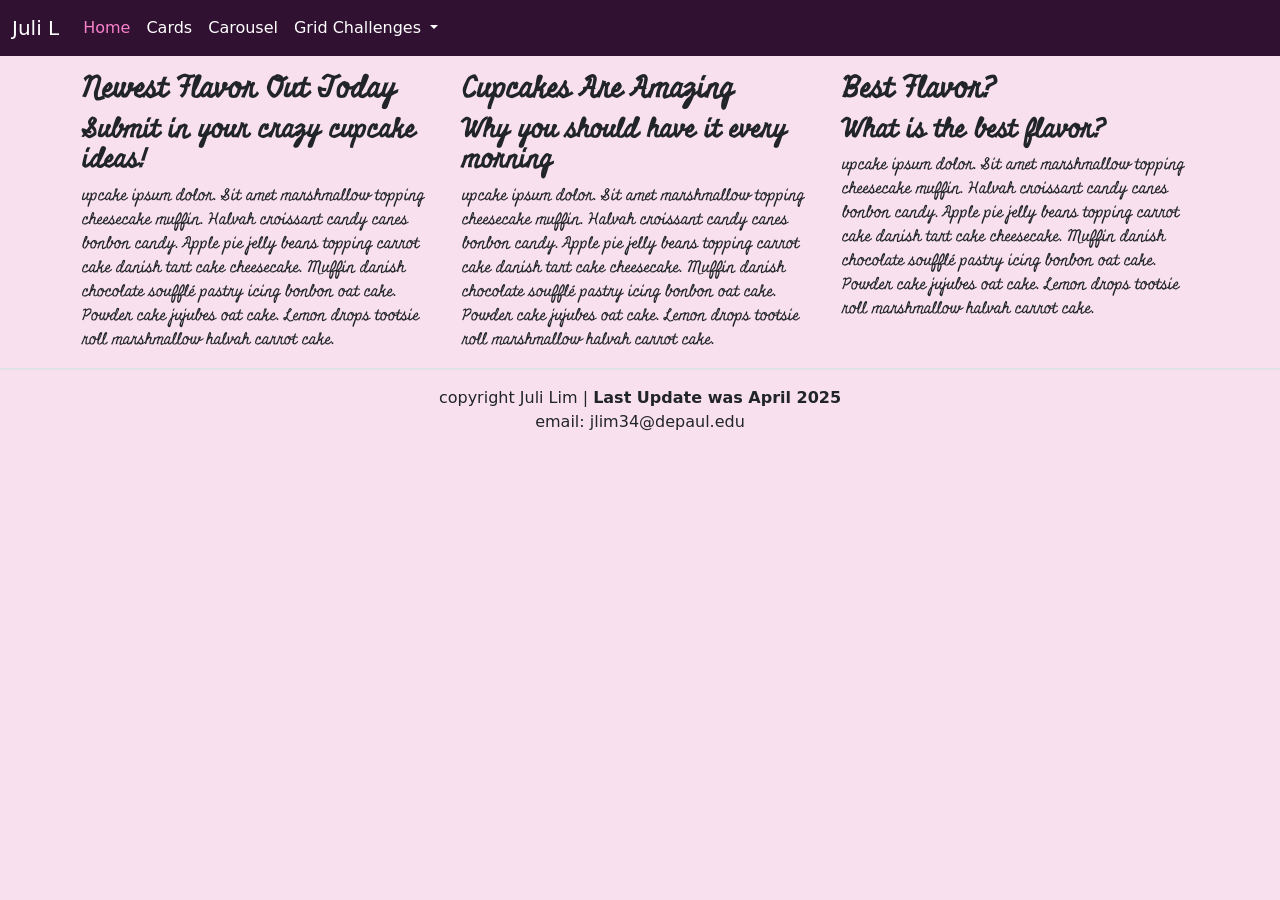
<file: index.html>
<!doctype html>
<html lang="en">
  <head>
    <meta charset="utf-8">
    <meta name="viewport" content="width=device-width, initial-scale=1">
    <title>Juli Bootstrap Homework</title>
    <!-- CSS Stylesheets -->
    <link href="https://cdn.jsdelivr.net/npm/bootstrap@5.3.5/dist/css/bootstrap.min.css" rel="stylesheet" integrity="sha384-SgOJa3DmI69IUzQ2PVdRZhwQ+dy64/BUtbMJw1MZ8t5HZApcHrRKUc4W0kG879m7" crossorigin="anonymous">
    <link rel = "stylesheet" href = "css/homework.css">
    <!-- Google Fonts -->
    <link rel="preconnect" href="https://fonts.googleapis.com">
    <link rel="preconnect" href="https://fonts.gstatic.com" crossorigin>
    <link href="https://fonts.googleapis.com/css2?family=Miniver&display=swap" rel="stylesheet">
</head>

  <body>
    <!-- Navigation Bar -->
     <!-- Homework Notes:
      Sticky-top: keeping navigation bar present on the top
      aria-current: accessibility -->
      <nav class="navbar navbar-expand-lg bg-body-tertiary sticky-top">
        <div class="container-fluid">
          <a class="navbar-brand" href="#">Juli L</a>
          <button class="navbar-toggler" type="button" data-bs-toggle="collapse" data-bs-target="#navbarNavDropdown" aria-controls="navbarNavDropdown" aria-expanded="false" aria-label="Toggle navigation">
            <span class="navbar-toggler-icon"></span>
          </button>
          <div class="collapse navbar-collapse" id="navbarNavDropdown">
            <ul class="navbar-nav">
              <li class="nav-item">
                <a class="nav-link active" aria-current="page" href="#">Home</a>
              </li>
              <li class="nav-item">
                <a class="nav-link" href="subPages/cards.html">Cards</a>
              </li>
              <li class="nav-item">
                <a class="nav-link" href="subPages/carousel.html">Carousel</a>
              </li>
              <li class="nav-item dropdown">
                <a class="nav-link dropdown-toggle" href="#" role="button" data-bs-toggle="dropdown" aria-expanded="false">
                  Grid Challenges
                </a>
                <ul class="dropdown-menu">
                  <li><a class="dropdown-item" href="gridChallenges/gridExperiments1.html">Grid Challenge 1</a></li>
                  <li><a class="dropdown-item" href="gridChallenges/gridExperiments2.html">Grid Challenge 2</a></li>
                  <li><a class="dropdown-item" href="gridChallenges/gridExperiments3.html">Grid Challenge 3</a></li>
                </ul>
              </li>
            </ul>
          </div>
        </div>
      </nav>

      <div class="container-lg">
        <!-- Row 1 -->
        <div class = "row pt-3 miniver-regular">
            <!-- Column 1 -->
            <div class = "col-lg-4 col-md-12"> 
                <h1> Newest Flavor Out Today</h1>
                <h2> Submit in your crazy cupcake ideas! </h2>
                <p> upcake ipsum dolor. Sit amet marshmallow topping cheesecake muffin. Halvah croissant candy canes bonbon candy. Apple pie jelly beans topping carrot cake danish tart cake cheesecake. Muffin danish chocolate soufflé pastry icing bonbon oat cake. Powder cake jujubes oat cake. Lemon drops tootsie roll marshmallow halvah carrot cake. </p>
            </div>
             <!-- Column 2 -->
            <div class = "col-lg-4 col-md-12">
                <h1> Cupcakes Are Amazing</h1>
                <h2> Why you should have it every morning</h2>
                <p> upcake ipsum dolor. Sit amet marshmallow topping cheesecake muffin. Halvah croissant candy canes bonbon candy. Apple pie jelly beans topping carrot cake danish tart cake cheesecake. Muffin danish chocolate soufflé pastry icing bonbon oat cake. Powder cake jujubes oat cake. Lemon drops tootsie roll marshmallow halvah carrot cake. </p>
            </div>
             <!-- Column 3 -->
             <div class = "col-lg-4 col-md-12">
                <h1> Best Flavor?</h1>
                <h2> What is the best flavor?</h2>
                <p> upcake ipsum dolor. Sit amet marshmallow topping cheesecake muffin. Halvah croissant candy canes bonbon candy. Apple pie jelly beans topping carrot cake danish tart cake cheesecake. Muffin danish chocolate soufflé pastry icing bonbon oat cake. Powder cake jujubes oat cake. Lemon drops tootsie roll marshmallow halvah carrot cake. </p>
            </div>
        </div>
      </div>


      <!-- footer -->
       <!-- Homework Notes:
        py: padding on the y axis of margin top and bottom
        mx: padding on the horizontal scale-->
      <footer class = "footer-cy py-3 mx-6 border-top border-2">
        <p> copyright Juli Lim | <strong> Last Update was April 2025 </strong> <br> email: jlim34@depaul.edu </br></p>
      </footer>
    <script src="https://cdn.jsdelivr.net/npm/bootstrap@5.3.5/dist/js/bootstrap.bundle.min.js" integrity="sha384-k6d4wzSIapyDyv1kpU366/PK5hCdSbCRGRCMv+eplOQJWyd1fbcAu9OCUj5zNLiq" crossorigin="anonymous"></script>
  </body>
</html>
</file>
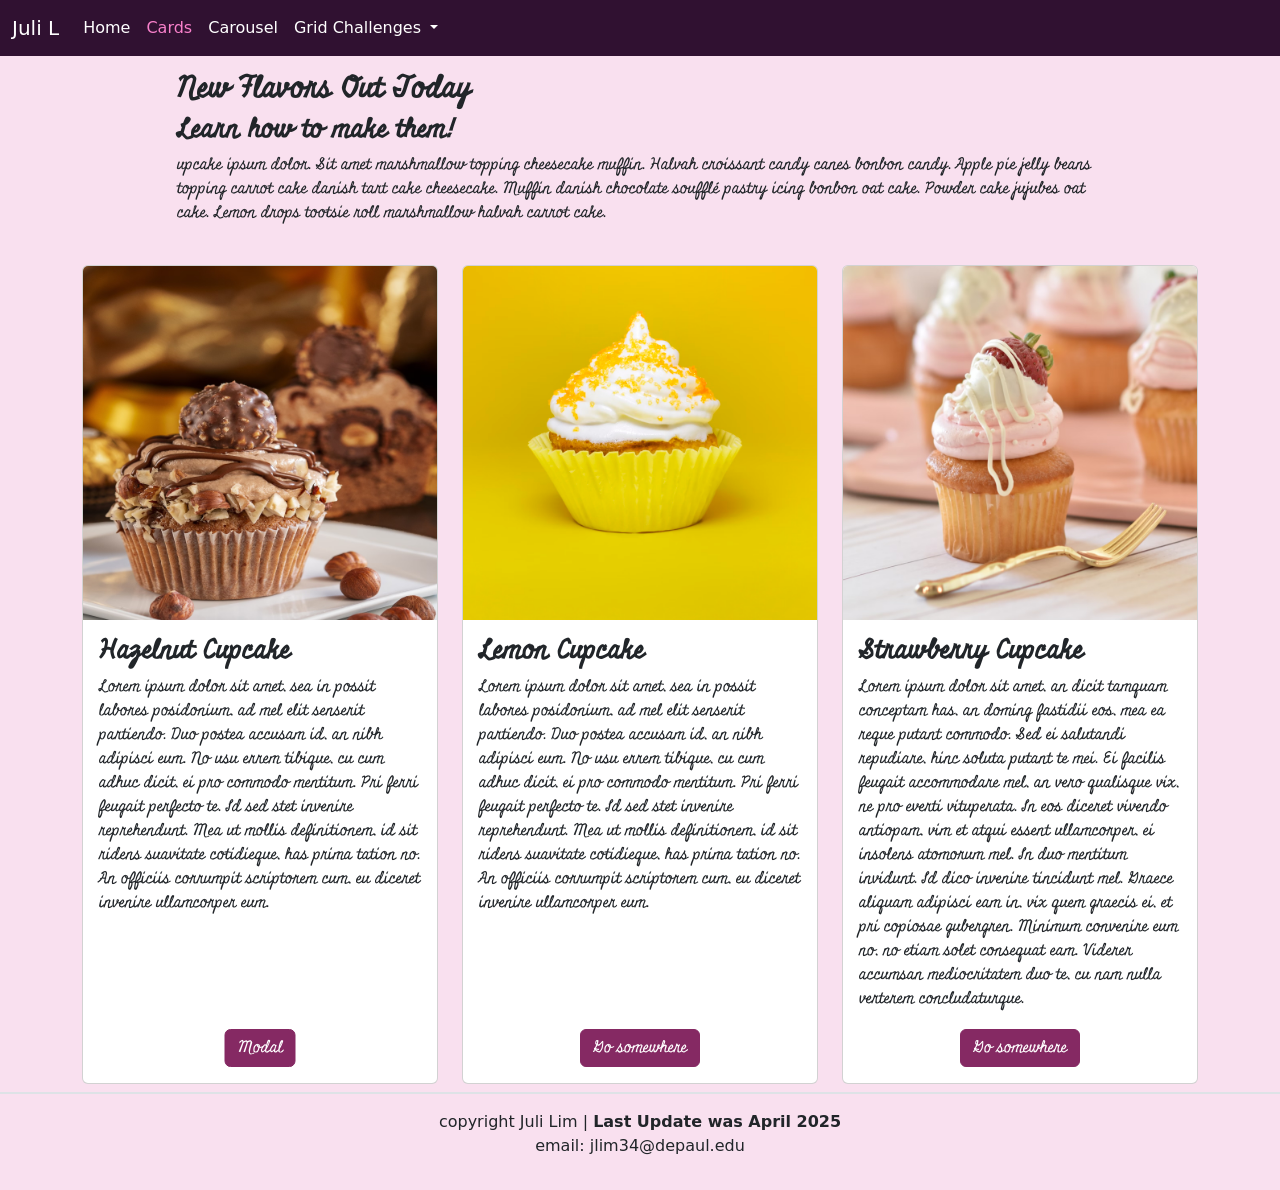
<file: subPages/cards.html>
<!doctype html>
<html lang="en">
  <head>
    <meta charset="utf-8">
    <meta name="viewport" content="width=device-width, initial-scale=1">
    <title>Juli Bootstrap Homework - Cards</title>
    <!-- CSS Stylesheets -->
    <link href="https://cdn.jsdelivr.net/npm/bootstrap@5.3.5/dist/css/bootstrap.min.css" rel="stylesheet" integrity="sha384-SgOJa3DmI69IUzQ2PVdRZhwQ+dy64/BUtbMJw1MZ8t5HZApcHrRKUc4W0kG879m7" crossorigin="anonymous">
    <link rel = "stylesheet" href = "../css/homework.css">
    <!-- Google Fonts -->
    <link rel="preconnect" href="https://fonts.googleapis.com">
    <link rel="preconnect" href="https://fonts.gstatic.com" crossorigin>
    <link href="https://fonts.googleapis.com/css2?family=Miniver&display=swap" rel="stylesheet">
</head>

  <body>
    <!-- Navigation Bar -->
     <!-- Homework Notes:
      Sticky-top: keeping navigation bar present on the top
      aria-current: accessibility -->
      <nav class="navbar navbar-expand-lg bg-body-tertiary sticky-top">
        <div class="container-fluid">
          <a class="navbar-brand" href="#">Juli L</a>
          <button class="navbar-toggler" type="button" data-bs-toggle="collapse" data-bs-target="#navbarNavDropdown" aria-controls="navbarNavDropdown" aria-expanded="false" aria-label="Toggle navigation">
            <span class="navbar-toggler-icon"></span>
          </button>
          <div class="collapse navbar-collapse" id="navbarNavDropdown">
            <ul class="navbar-nav">
              <li class="nav-item">
                <a class="nav-link" aria-current="page" href="../index.html">Home</a>
              </li>
              <li class="nav-item">
                <a class="nav-link active" href="#">Cards</a>
              </li>
              <li class="nav-item">
                <a class="nav-link" href="carousel.html">Carousel</a>
              </li>
              <li class="nav-item dropdown">
                <a class="nav-link dropdown-toggle" href="#" role="button" data-bs-toggle="dropdown" aria-expanded="false">
                  Grid Challenges
                </a>
                <ul class="dropdown-menu">
                  <li><a class="dropdown-item" href="../gridChallenges/gridExperiments1.html">Grid Challenge 1</a></li>
                  <li><a class="dropdown-item" href="../gridChallenges/gridExperiments2.html">Grid Challenge 2</a></li>
                  <li><a class="dropdown-item" href="../gridChallenges/gridExperiments3.html">Grid Challenge 3</a></li>
                </ul>
              </li>
            </ul>
          </div>
        </div>
      </nav>

      <div class="container-lg miniver-regular">
        <!-- Row 1 -->
        <div class = "row pt-3 miniver-regular">
            <!-- Column 1 -->
            <div class = "col-1">
            </div>
            <!-- Column 2 -->
            <div class = "col-10"> 
                <h1> New Flavors Out Today</h1>
                <h2> Learn how to make them! </h2>
                <p> upcake ipsum dolor. Sit amet marshmallow topping cheesecake muffin. Halvah croissant candy canes bonbon candy. Apple pie jelly beans topping carrot cake danish tart cake cheesecake. Muffin danish chocolate soufflé pastry icing bonbon oat cake. Powder cake jujubes oat cake. Lemon drops tootsie roll marshmallow halvah carrot cake. </p>
            </div>
        </div>

        <!-- row card 1 -->
        <div class = "row pt-3">
            <!-- column card 1 -->
            <div class = "col-lg-4 col-md-12 py-2">
                <div class="card h-100">
                    <img src="../imgs/hazelnut.jpg" class="card-img-top" alt="hazelnut cupcake">
                    <div class="card-body">
                      <h2 class="card-title">Hazelnut Cupcake</h2>
                      <p class="card-text">Lorem ipsum dolor sit amet, sea in possit labores posidonium, ad mel elit senserit partiendo. Duo postea accusam id, an nibh adipisci eum. No usu errem tibique, cu cum adhuc dicit, ei pro commodo mentitum. Pri ferri feugait perfecto te. Id sed stet invenire reprehendunt. Mea ut mollis definitionem, id sit ridens suavitate cotidieque, has prima tation no. An officiis corrumpit scriptorem cum, eu diceret invenire ullamcorper eum.</p>
                      <a href="#" class="btn btn-primary position-absolute bottom-0 start-50 translate-middle-x mb-3"  data-bs-toggle="modal" data-bs-target="#cupcake1">Modal</a>

                        <!-- Modal -->
                        <div class="modal fade" id="cupcake1" tabindex="-1" aria-labelledby="cupcake1Labeel" aria-hidden="true">
                            <div class="modal-dialog">
                            <div class="modal-content">
                                <div class="modal-header">
                                <h1 class="modal-title fs-5" id="cupcake1Label">Hazelnut Cupcake Tutorial</h1>
                                <button type="button" class="btn-close" data-bs-dismiss="modal" aria-label="Close"></button>
                                </div>
                                <div class="modal-body text-center">
                                <video controls width = "320" height = "550" autoplay loop muted>
                                    <source src = "../imgs/hazelnuttutorial.mp4" type="video/mp4">
                                </video>
                                </div>
                                <div class="modal-footer">
                                <button type="button" class="btn btn-secondary" data-bs-dismiss="modal">Close</button>
                                </div>
                            </div>
                            </div>
                        </div>

                    </div>
                  </div>
            </div>

             <!-- column card 2 -->
             <div class = "col-lg-4 col-md-12 py-2">
                <div class="card h-100">
                    <img src="../imgs/lemon.jpeg" class="card-img-top" alt="lemon cupcake">
                    <div class="card-body">
                      <h2 class="card-title">Lemon Cupcake</h2>
                      <p class="card-text">Lorem ipsum dolor sit amet, sea in possit labores posidonium, ad mel elit senserit partiendo. Duo postea accusam id, an nibh adipisci eum. No usu errem tibique, cu cum adhuc dicit, ei pro commodo mentitum. Pri ferri feugait perfecto te. Id sed stet invenire reprehendunt. Mea ut mollis definitionem, id sit ridens suavitate cotidieque, has prima tation no. An officiis corrumpit scriptorem cum, eu diceret invenire ullamcorper eum.</p>
                      <a href="#" class="btn btn-primary position-absolute bottom-0 start-50 translate-middle-x mb-3">Go somewhere</a>
                    </div>
                  </div>
            </div>

             <!-- column card 3 -->
             <div class = "col-lg-4 col-sm-12 py-2">
                <div class="card h-100">
                    <img src="../imgs/strawberry.jpg" class="card-img-top" alt="strawberry cupcake">
                    <div class="card-body">
                      <h2 class="card-title">Strawberry Cupcake</h2>
                      <p class="card-text">Lorem ipsum dolor sit amet, an dicit tamquam conceptam has, an doming fastidii eos, mea ea reque putant commodo. Sed ei salutandi repudiare, hinc soluta putant te mei. Ei facilis feugait accommodare mel, an vero qualisque vix, ne pro everti vituperata. In eos diceret vivendo antiopam, vim et atqui essent ullamcorper, ei insolens atomorum mel. In duo mentitum invidunt.

                        Id dico invenire tincidunt mel. Graece aliquam adipisci eam in, vix quem graecis ei, et pri copiosae gubergren. Minimum convenire eum no, no etiam solet consequat eam. Viderer accumsan mediocritatem duo te, cu nam nulla verterem concludaturque.</p>
                        <a href="#" class="btn btn-primary position-absolute bottom-0 start-50 translate-middle-x mb-3">Go somewhere</a>
                    </div>
                  </div>
            </div>
        </div>

      </div>


      <!-- footer -->
       <!-- Homework Notes:
        py: padding on the y axis of margin top and bottom
        mx: padding on the horizontal scale-->
      <footer class = "footer-cy py-3 mx-6 border-top border-2">
        <p> copyright Juli Lim | <strong> Last Update was April 2025 </strong> <br> email: jlim34@depaul.edu </br></p>
      </footer>
    <script src="https://cdn.jsdelivr.net/npm/bootstrap@5.3.5/dist/js/bootstrap.bundle.min.js" integrity="sha384-k6d4wzSIapyDyv1kpU366/PK5hCdSbCRGRCMv+eplOQJWyd1fbcAu9OCUj5zNLiq" crossorigin="anonymous"></script>
  </body>
</html>
</file>
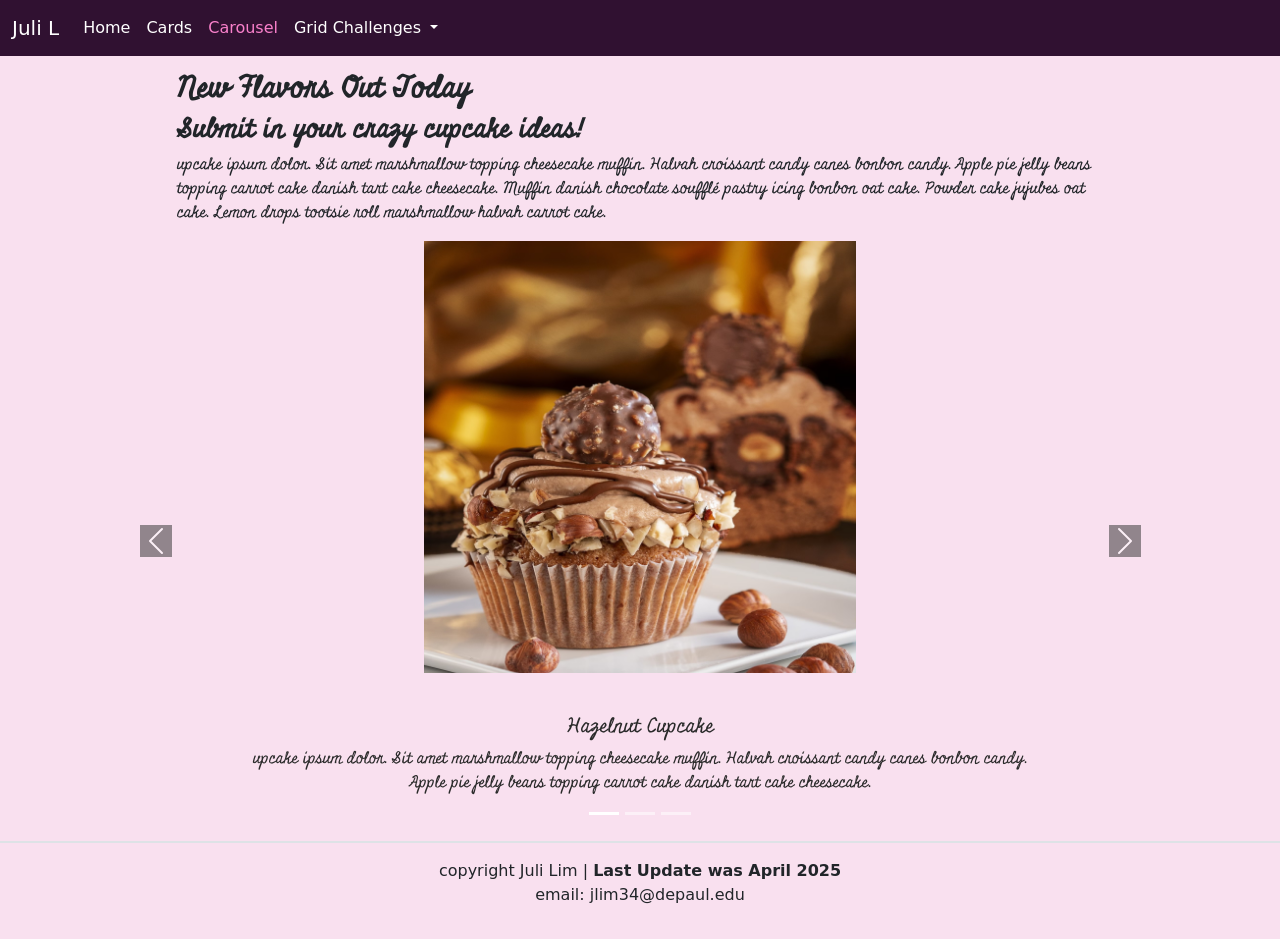
<file: subPages/carousel.html>
<!doctype html>
<html lang="en">
  <head>
    <meta charset="utf-8">
    <meta name="viewport" content="width=device-width, initial-scale=1">
    <title>Juli Bootstrap Homework - Carousel</title>
    <!-- CSS Stylesheets -->
    <link href="https://cdn.jsdelivr.net/npm/bootstrap@5.3.5/dist/css/bootstrap.min.css" rel="stylesheet" integrity="sha384-SgOJa3DmI69IUzQ2PVdRZhwQ+dy64/BUtbMJw1MZ8t5HZApcHrRKUc4W0kG879m7" crossorigin="anonymous">
    <link rel = "stylesheet" href = "../css/homework.css">
    <!-- Google Fonts -->
    <link rel="preconnect" href="https://fonts.googleapis.com">
    <link rel="preconnect" href="https://fonts.gstatic.com" crossorigin>
    <link href="https://fonts.googleapis.com/css2?family=Miniver&display=swap" rel="stylesheet">
</head>

  <body>
    <!-- Navigation Bar -->
     <!-- Homework Notes:
      Sticky-top: keeping navigation bar present on the top
      aria-current: accessibility -->
      <nav class="navbar navbar-expand-lg bg-body-tertiary sticky-top">
        <div class="container-fluid">
          <a class="navbar-brand" href="#">Juli L</a>
          <button class="navbar-toggler" type="button" data-bs-toggle="collapse" data-bs-target="#navbarNavDropdown" aria-controls="navbarNavDropdown" aria-expanded="false" aria-label="Toggle navigation">
            <span class="navbar-toggler-icon"></span>
          </button>
          <div class="collapse navbar-collapse" id="navbarNavDropdown">
            <ul class="navbar-nav">
              <li class="nav-item">
                <a class="nav-link" aria-current="page" href="../index.html">Home</a>
              </li>
              <li class="nav-item">
                <a class="nav-link" href="cards.html">Cards</a>
              </li>
              <li class="nav-item">
                <a class="nav-link active" href="#">Carousel</a>
              </li>
              <li class="nav-item dropdown">
                <a class="nav-link dropdown-toggle" href="#" role="button" data-bs-toggle="dropdown" aria-expanded="false">
                  Grid Challenges
                </a>
                <ul class="dropdown-menu">
                  <li><a class="dropdown-item" href="../gridChallenges/gridExperiments1.html">Grid Challenge 1</a></li>
                  <li><a class="dropdown-item" href="../gridChallenges/gridExperiments2.html">Grid Challenge 2</a></li>
                  <li><a class="dropdown-item" href="../gridChallenges/gridExperiments3.html">Grid Challenge 3</a></li>
                </ul>
              </li>
            </ul>
          </div>
        </div>
      </nav>

      <div class="container-lg">
        <div class = "row pt-3 miniver-regular">
            <!-- Column 1 -->
            <div class = "col-1">
            </div>
            <!-- Column 2 -->
            <div class = "col-10"> 
                <h1> New Flavors Out Today</h1>
                <h2> Submit in your crazy cupcake ideas! </h2>
                <p> upcake ipsum dolor. Sit amet marshmallow topping cheesecake muffin. Halvah croissant candy canes bonbon candy. Apple pie jelly beans topping carrot cake danish tart cake cheesecake. Muffin danish chocolate soufflé pastry icing bonbon oat cake. Powder cake jujubes oat cake. Lemon drops tootsie roll marshmallow halvah carrot cake. </p>
            </div>
        </div>

       <div class = "row">
        <div id="carouselExampleCaptions" class="carousel slide">
            <div class="carousel-indicators">
              <button type="button" data-bs-target="#carouselExampleCaptions" data-bs-slide-to="0" class="active" aria-current="true" aria-label="Slide 1"></button>
              <button type="button" data-bs-target="#carouselExampleCaptions" data-bs-slide-to="1" aria-label="Slide 2"></button>
              <button type="button" data-bs-target="#carouselExampleCaptions" data-bs-slide-to="2" aria-label="Slide 3"></button>
            </div>
            <div class="carousel-inner miniver-regular">
              <div class="carousel-item active">
                <img src="../imgs/hazelnut.jpg" class="d-block w-100" alt="...">
                <div class="carousel-caption">
                  <h5>Hazelnut Cupcake</h5>
                  <p>upcake ipsum dolor. Sit amet marshmallow topping cheesecake muffin. Halvah croissant candy canes bonbon candy. Apple pie jelly beans topping carrot cake danish tart cake cheesecake.</p>
                </div>
              </div>
              <div class="carousel-item">
                <img src="../imgs/strawberry.jpg" class="d-block w-100" alt="...">
                <div class="carousel-caption">
                  <h5>Strawberry Cupcake</h5>
                  <p>upcake ipsum dolor. Sit amet marshmallow topping cheesecake muffin. Halvah croissant candy canes bonbon candy. Apple pie jelly beans topping carrot cake danish tart cake cheesecake.</p>
                </div>
              </div>
              <div class="carousel-item">
                <img src="../imgs/lemon.jpeg" class="d-block w-100" alt="...">
                <div class="carousel-caption">
                  <h5>Lemon Cupcake</h5>
                  <p>upcake ipsum dolor. Sit amet marshmallow topping cheesecake muffin. Halvah croissant candy canes bonbon candy. Apple pie jelly beans topping carrot cake danish tart cake cheesecake.</p>
                </div>
              </div>
            </div>
            <button class="carousel-control-prev" type="button" data-bs-target="#carouselExampleCaptions" data-bs-slide="prev">
              <span class="carousel-control-prev-icon" aria-hidden="true"></span>
              <span class="visually-hidden">Previous</span>
            </button>
            <button class="carousel-control-next" type="button" data-bs-target="#carouselExampleCaptions" data-bs-slide="next">
              <span class="carousel-control-next-icon" aria-hidden="true"></span>
              <span class="visually-hidden">Next</span>
            </button>
          </div>
       </div>

      </div>


      <!-- footer -->
       <!-- Homework Notes:
        py: padding on the y axis of margin top and bottom
        mx: padding on the horizontal scale-->
      <footer class = "footer-cy py-3 mx-6 border-top border-2">
        <p> copyright Juli Lim | <strong> Last Update was April 2025 </strong> <br> email: jlim34@depaul.edu </br></p>
      </footer>
    <script src="https://cdn.jsdelivr.net/npm/bootstrap@5.3.5/dist/js/bootstrap.bundle.min.js" integrity="sha384-k6d4wzSIapyDyv1kpU366/PK5hCdSbCRGRCMv+eplOQJWyd1fbcAu9OCUj5zNLiq" crossorigin="anonymous"></script>
  </body>
</html>
</file>
<file: css/homework.css>
@charset "UTF-8";
/* CSS Document */

html body {
    background-color:#f9e0ef;
}

.plum-col{
    background-color: #571E57;
    color: white;
}

.blue-col{
    background-color: #194A52;
    color: white;
}

.pink-col{
    background-color:#940019;
    color: white;
}
  
.miniver-regular {
    font-family: "Miniver", cursive;
    font-weight: 400;
    font-style: normal;
  }   

.bg-body-tertiary{
    background-color: #301131!important;
}

.nav-link{
    color: #ffffff!important;
}

.nav-link:hover{
    color:#F980CB !important;
}

.navbar-brand {
    color: #fff !important;
}

.active{
    color:#F980CB !important;
}

.navbar-toggler{
    filter:invert(100%);
}

h1{
    font-size:1.802em;
    font-weight: 700;
}
  
h2{
    font-size:1.602em;
    font-weight: 700;
}

p{
    font-weight:400;
}

.footer-cy{
    text-align: center;
}

.card-text{
    padding-bottom: 40px;
}

.btn-primary{
    position: absolute;
    bottom: 20px;
    position:center;
    background-color:#852963;
    border-color:#852963;

  }

.btn-primary:hover{
position: absolute;
bottom: 20px;
position:center;
background-color:#4C587B;
border-color:#4C587B;

}

.btn-secondary{
    background-color:#852963;
    border-color:#852963;
}


.btn-secondary:hover{
    background-color:#4C587B;
    border-color:#4C587B;
    
    }

    
.carousel-item {
    height: 600px;
    justify-content: center; 
    align-items: center;  
}

.carousel-item img {
    max-width: 80%; 
    max-height: 80%;
    object-fit: contain;
    margin: 0 auto;
  }


.carousel-item{
    padding-bottom: 60px;
}

.carousel-caption{
    padding-top:40px;
    padding-bottom: 30px;
    bottom: 0;
    color:rgb(42, 42, 42);
}

.carousel-control-prev-icon,
.carousel-control-next-icon{
    background-color: rgb(42, 42, 42);

}
</file>
